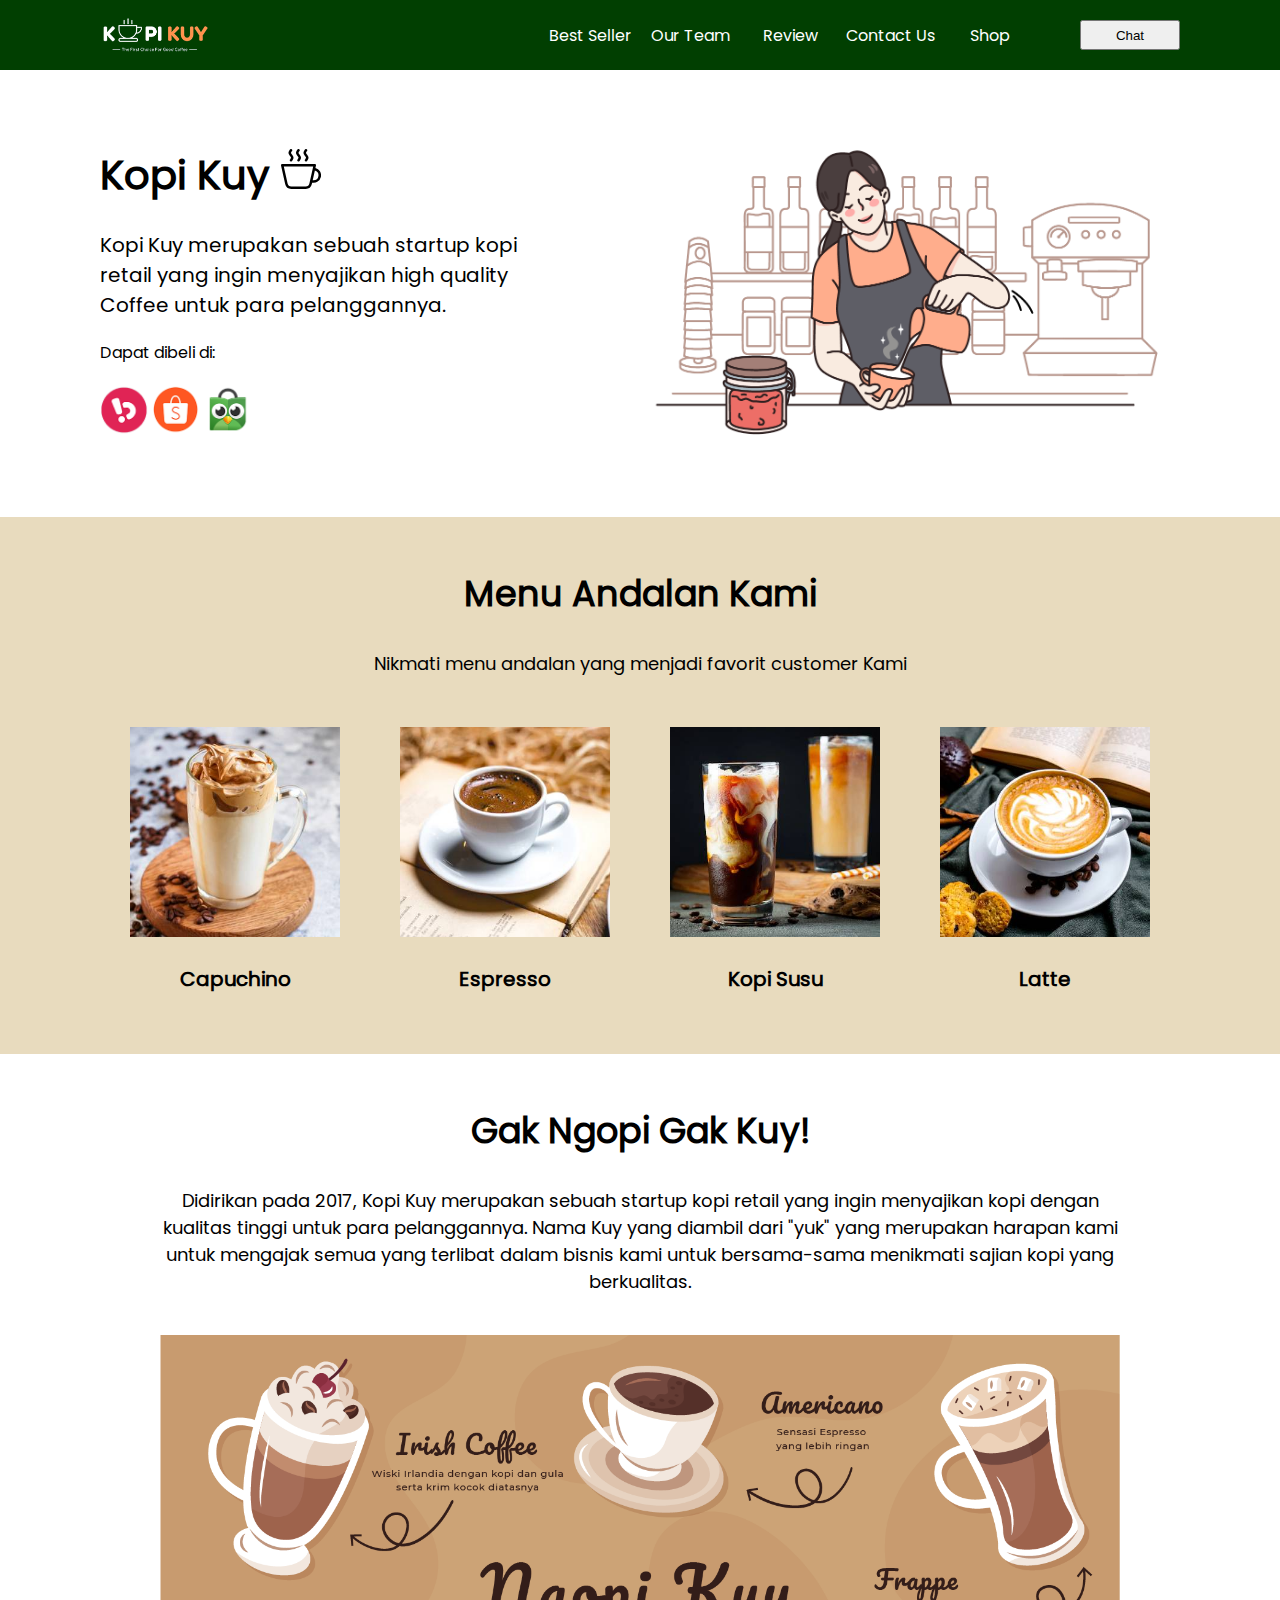
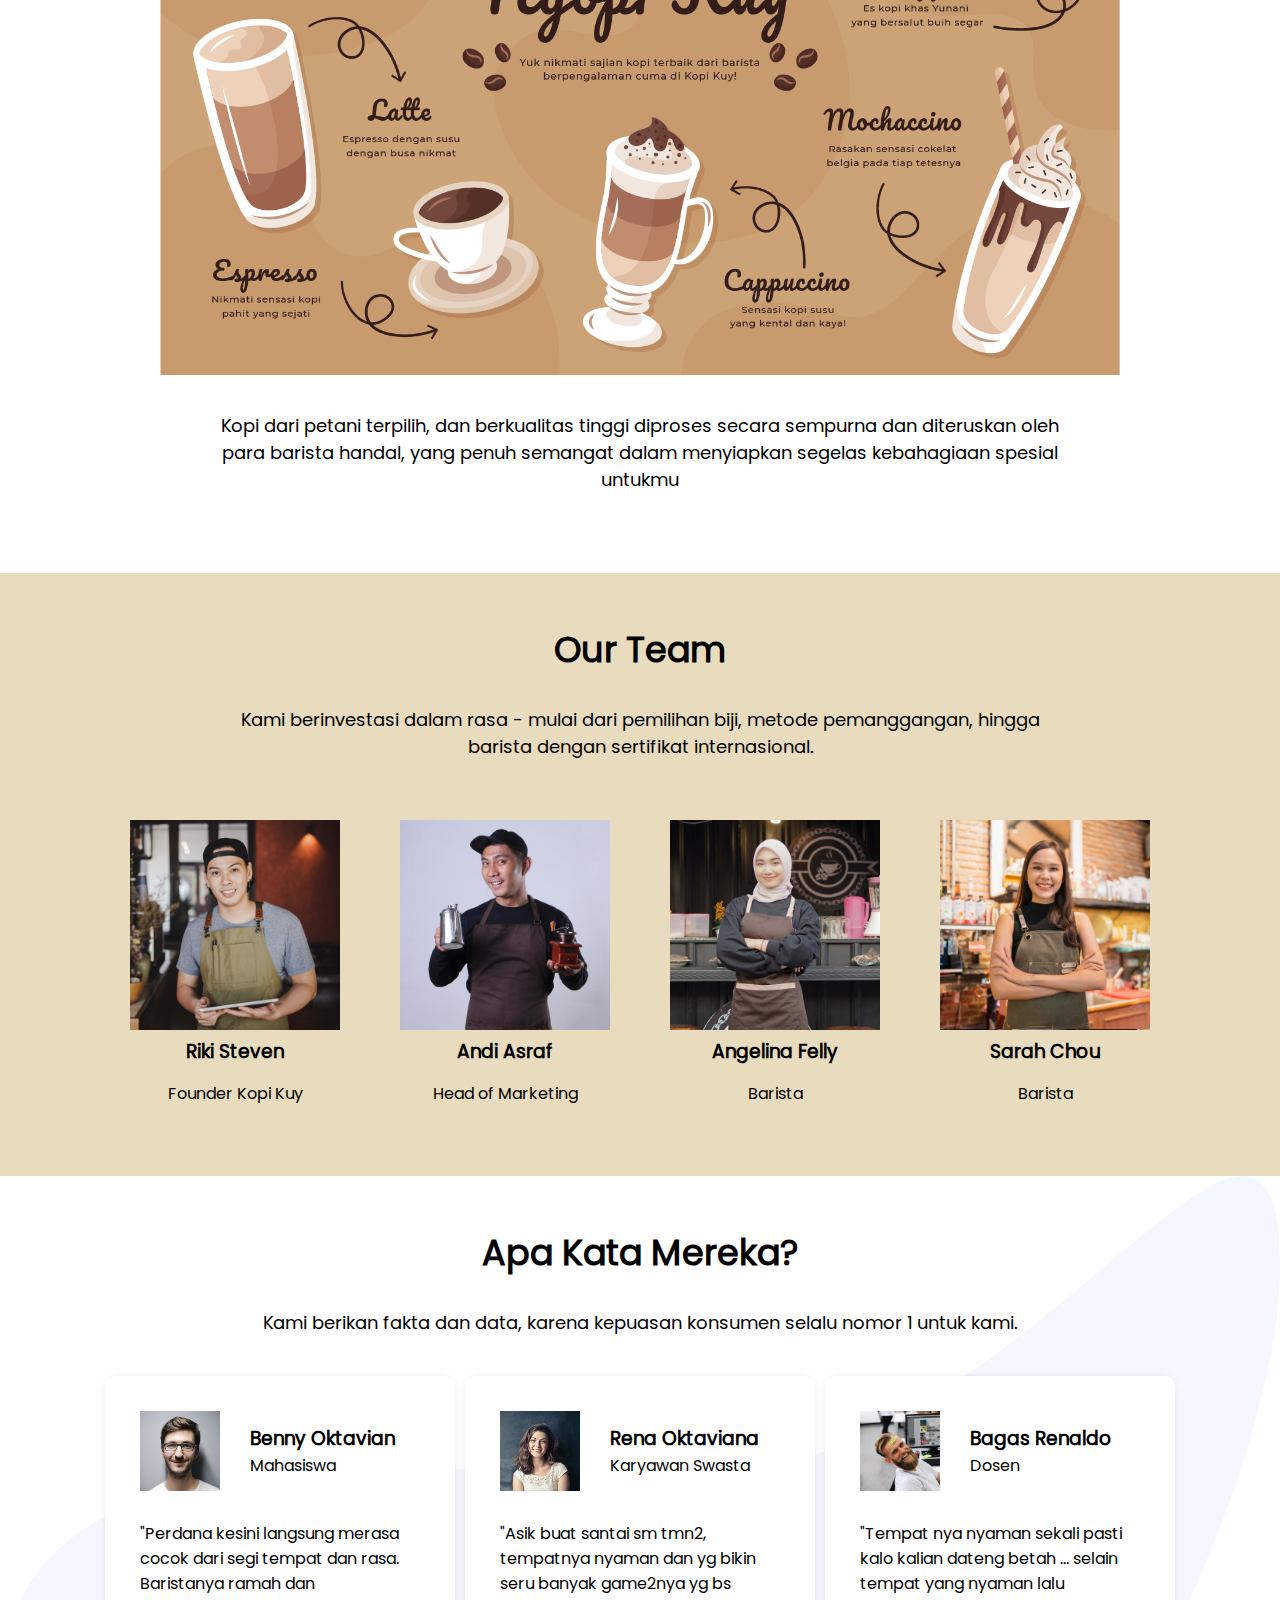
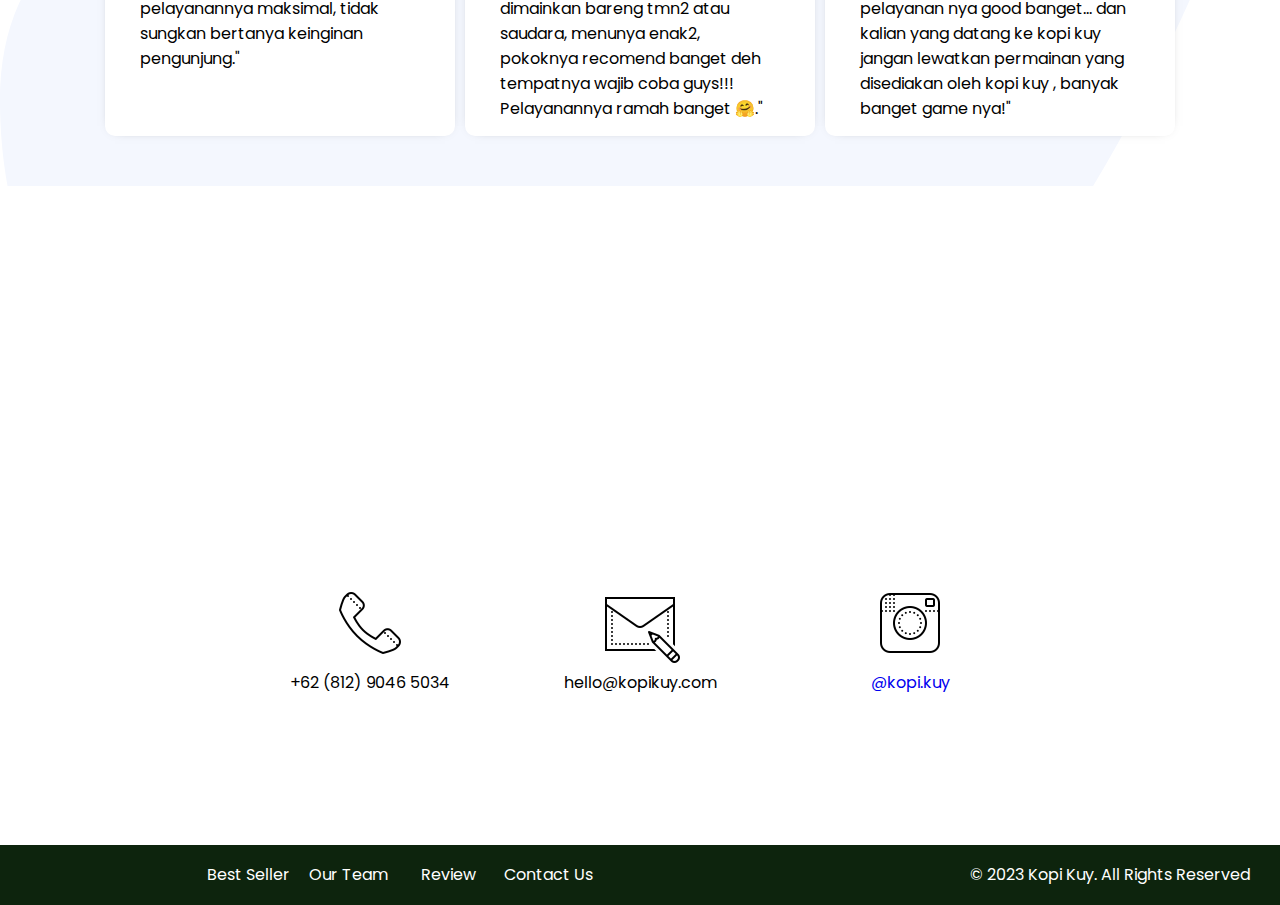
<file: index.html>
<!DOCTYPE html>
<html lang="en">
<head><!DOCTYPE html>
    <html lang="id">
    
    <head>
        <meta charset="UTF-8">
        <meta http-equiv="X-UA-Compatible" content="IE=edge">
        <meta name="viewport" content="width=device-width, initial-scale=1.0">
        <link rel="shortcut icon" href="images/favicon/favicon.ico" type="image/x-icon">
        <title>Kopi Kuy</title>
        <link rel="stylesheet" href="css/style2.css">
        <link rel="stylesheet" href="css/responsif.css">
    </head>
    
    <body>
        <nav>
            <div class="baris">
                <img class="logo" src="images/logo/logo_kuy.png">
                <ul class="navigasi">
                    <li>
                        <a href="#best-seller">Best Seller</a>
                    </li>
                    <li>
                        <a href="#our-team">Our Team</a>
                    </li>
                    <li>
                        <a href="#review">Review</a>
                    </li>
                    <li>
                        <a href="#contact-us">Contact Us</a>
                    </li>
                    <li>
                        <a href="produk.html">Shop</a>
                    </li>
                </ul>
                <button class="chat-btn">Chat</button>
            </div>
        </nav>
    
        <header>
            <div class="baris">
                <div class="kiri">
                    <h1>Kopi Kuy <img src="images/icon/icon_kopi.svg"></h1>
                    <p class="tagline">Kopi Kuy merupakan sebuah startup kopi retail yang ingin menyajikan high
                        quality Coffee untuk para pelanggannya.
                    </p>
    
                    <div class="cta">
                        <p>Dapat dibeli di:</p>
                        <a href="#"><img src="images/logo/logo_bukalapak.png"></a>
                        <a href="#"><img src="images/logo/logo_shopee.png"></a>
                        <a href="#"><img src="images/logo/logo_tokopedia.png"></a>
                    </div>
                </div>
    
                <img class="kanan" src="images/header/banner1.png">
            </div>
        </header>
    
        <section id="best-seller" class="best-seller">
            <h2>Menu Andalan Kami</h2>
            <p class="sub">Nikmati menu andalan yang menjadi favorit customer Kami</p>
    
            <div class="baris">
                <div class="produk">
                    <img src="images/produk/product_capuchino.jpg" alt="">
                    <p>Capuchino</p>
                </div>
                <div class="produk">
                    <img src="images/produk/product_espresso.jpg" alt="">
                    <p>Espresso</p>
                </div>
                <div class="produk">
                    <img src="images/produk/product_kopi_susu.jpg" alt="">
                    <p>Kopi Susu</p>
                </div>
                <div class="produk">
                    <img src="images/produk/product_latte.jpg" alt="">
                    <p>Latte</p>
                </div>
            </div>
        </section>
    
        <section id="about-us" class="about-us">
            <h2>Gak Ngopi Gak Kuy!</h2>
            <p class="tentang">
                Didirikan pada 2017, Kopi Kuy merupakan sebuah startup kopi retail yang ingin menyajikan kopi
                dengan kualitas tinggi
                untuk para pelanggannya. Nama Kuy yang diambil dari "yuk" yang merupakan harapan kami untuk
                mengajak semua yang terlibat dalam bisnis kami untuk bersama-sama menikmati sajian kopi yang
                berkualitas.
            </p>
            <img src="images/aset_kopi_jumbo.png">
            <p class="penjelasan">
                Kopi dari petani terpilih, dan berkualitas tinggi diproses secara sempurna dan diteruskan
                oleh para barista handal,
                yang penuh semangat dalam menyiapkan segelas kebahagiaan spesial untukmu
            </p>
        </section>
    
        <section class="our-team" id="our-team">
            <h2>Our Team</h2>
    
            <p class="sub">Kami berinvestasi dalam rasa - mulai dari pemilihan biji, metode pemanggangan,
                hingga barista dengan sertifikat internasional. </p>
    
            <div class="baris">
                <div class="tim">
                    <img src="images/team/team4.jpg">
                    <h3>Riki Steven</h3>
                    <p>Founder Kopi Kuy</p>
                </div>
                <div class="tim">
                    <img src="images/team/team6.jpg">
                    <h3>Andi Asraf</h3>
                    <p>Head of Marketing</p>
                </div>
    
                <div class="tim">
                    <img src="images/team/team5.jpg">
                    <h3>Angelina Felly</h3>
                    <p>Barista</p>
                </div>
    
                <div class="tim">
                    <img src="images/team/team2.jpg">
                    <h3>Sarah Chou</h3>
                    <p>Barista</p>
                </div>
            </div>
        </section>
    
        <section id="review" class="review">
            <h2>Apa Kata Mereka?</h2>
    
            <p class="sub">Kami berikan fakta dan data, karena kepuasan konsumen selalu nomor 1 untuk kami.</p>
    
            <div class="baris">
                <div class="testimoni">
                    <div class="profile">
                        <img src="images/customer/customer1.jpg">
                        <div class="titel">
                            <h3>Benny Oktavian</h3>
                            <p>Mahasiswa</p>
                        </div>
                    </div>
                    <p>"Perdana kesini langsung merasa cocok dari segi tempat dan rasa. Baristanya ramah
                        dan pelayanannya maksimal, tidak sungkan bertanya keinginan pengunjung."</p>
                </div>
                <div class="testimoni">
                    <div class="profile">
                        <img src="images/customer/customer3.jpg">
                        <div class="titel">
                            <h3>Rena Oktaviana</h3>
                            <p>Karyawan Swasta</p>
                        </div>
                    </div>
                    <p>"Asik buat santai sm tmn2, tempatnya nyaman dan yg bikin seru banyak game2nya yg bs
                        dimainkan bareng tmn2 atau saudara, menunya enak2, pokoknya recomend banget deh
                        tempatnya wajib coba guys!!! Pelayanannya ramah banget 🤗."</p>
                </div>
                <div class="testimoni">
                    <div class="profile">
                        <img src="images/customer/customer9.jpg">
                        <div class="titel">
                            <h3>Bagas Renaldo</h3>
                            <p>Dosen</p>
                        </div>
                    </div>
                    <p>"Tempat nya nyaman sekali pasti kalo kalian dateng betah ... selain tempat yang
                        nyaman lalu pelayanan nya good banget... dan kalian yang datang ke kopi kuy jangan
                        lewatkan permainan yang disediakan oleh kopi kuy , banyak banget game nya!"</p>
                </div>
            </div>
        </section>
    
        <section class="contact-us" id="contact-us">
            <iframe
                src="https://www.google.com/maps/embed?pb=!1m18!1m12!1m3!1d3966.373479276824!2d106.66571527719503!3d-6.214377217273906!2m3!1f0!2f0!3f0!3m2!1i1024!2i768!4f13.1!3m3!1m2!1s0x2e69f9912c7f297b%3A0xe5a3a671dae861ab!2sKopi%20kuy!5e0!3m2!1sid!2sid!4v1673785598560!5m2!1sid!2sid"
                width="100%" height="300" frameborder="0" style="border:0;" allowfullscreen="" loading="lazy"
                referrerpolicy="no-referrer-when-downgrade"></iframe>
    
            <div class="baris">
                <div class="kolom">
                    <img src="images/icon/icon_phone.png">
                    <p>+62 (812) 9046 5034</p>
                </div>
                <div class="kolom">
                    <img src="images/icon/icon_mail.png">
                    <p>hello@kopikuy.com</p>
                </div>
                <div class="kolom">
                    <img src="images/icon/icon_instagram.png">
                    <a href="https://instagram.com" role="button">
                        <p>@kopi.kuy</p>
                    </a>
                </div>
            </div>
        </section>
    
        
    
</body>
</html>
<footer>
    <div class="baris">
        <ul class="navigasi">
            <li>
                <a href="#best-seller">Best Seller</a>
            </li>
            <li>
                <a href="#our-team">Our Team</a>
            </li>
            <li>
                <a href="#review">Review</a>
            </li>
            <li>
                <a href="#contact-us">Contact Us</a>
            </li>
        </ul>
        <p>© 2023 Kopi Kuy. All Rights Reserved</p>
    </div>
</footer>
</file>
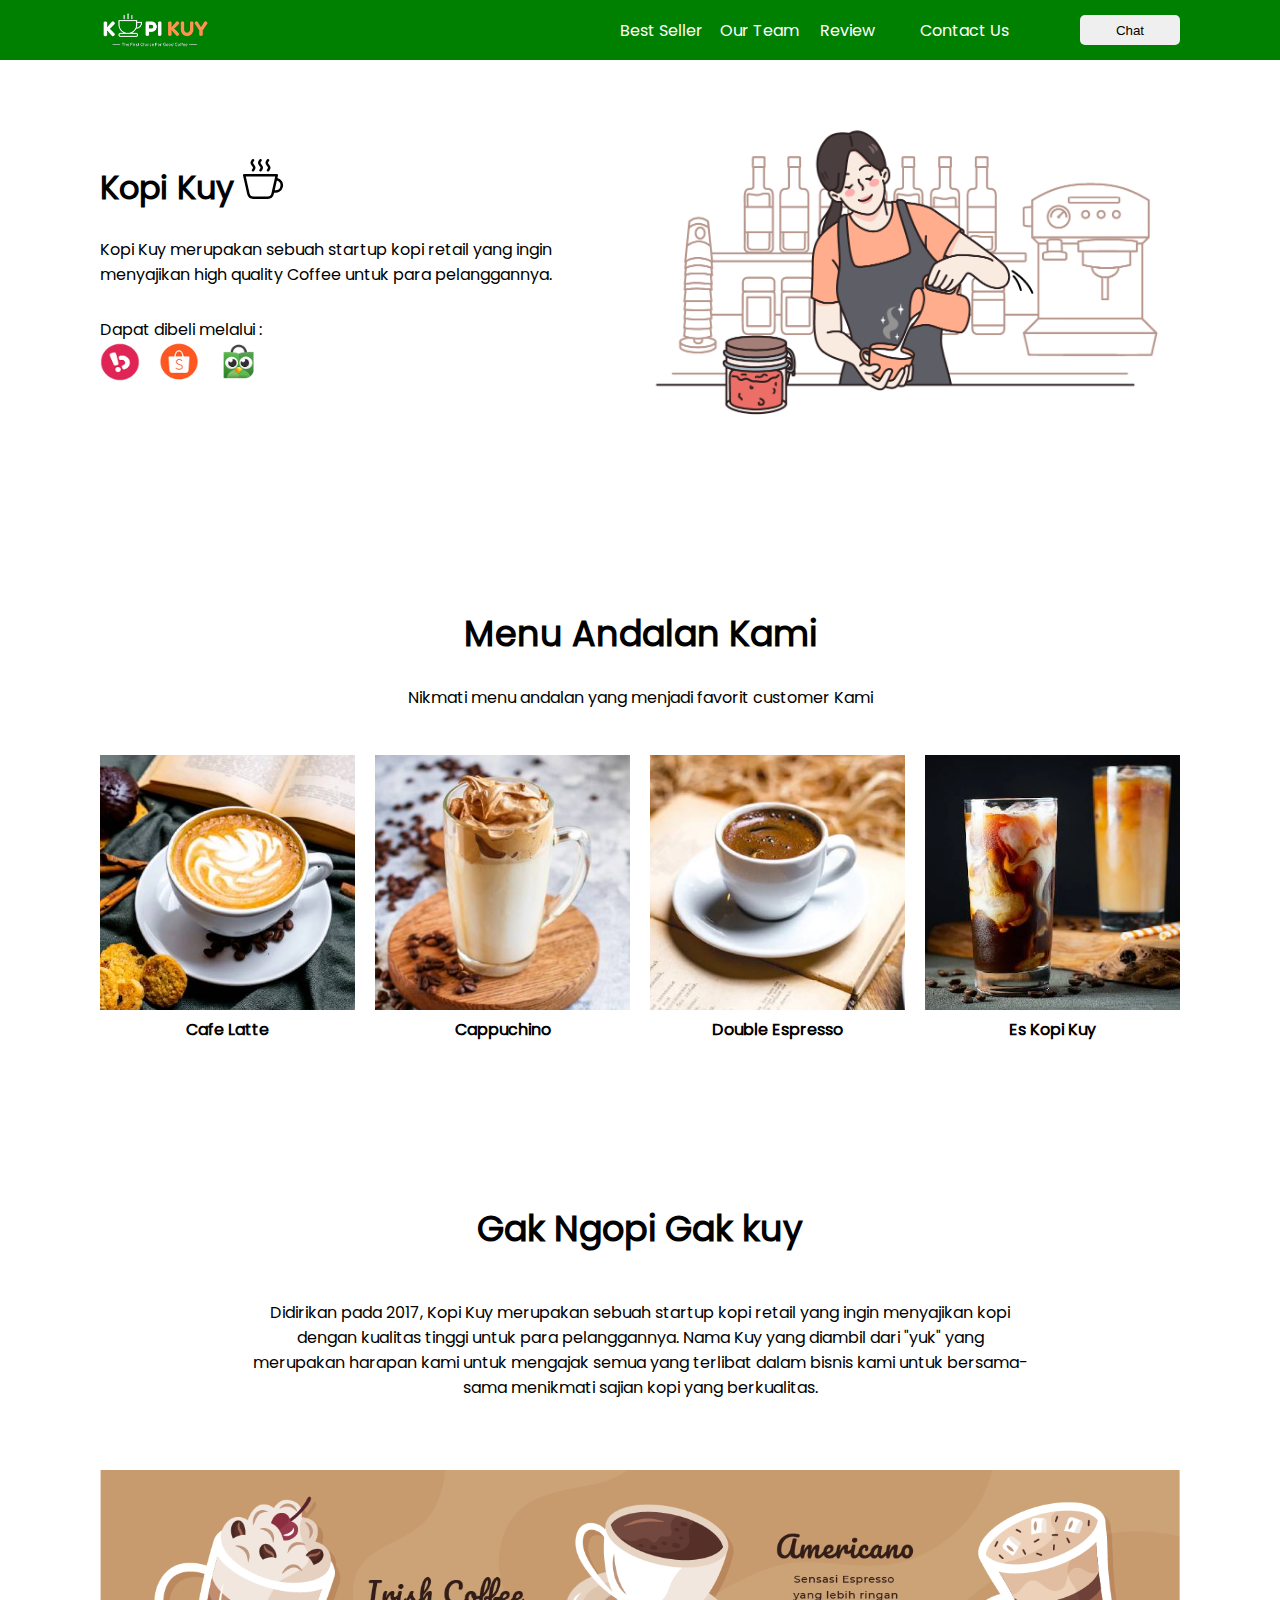
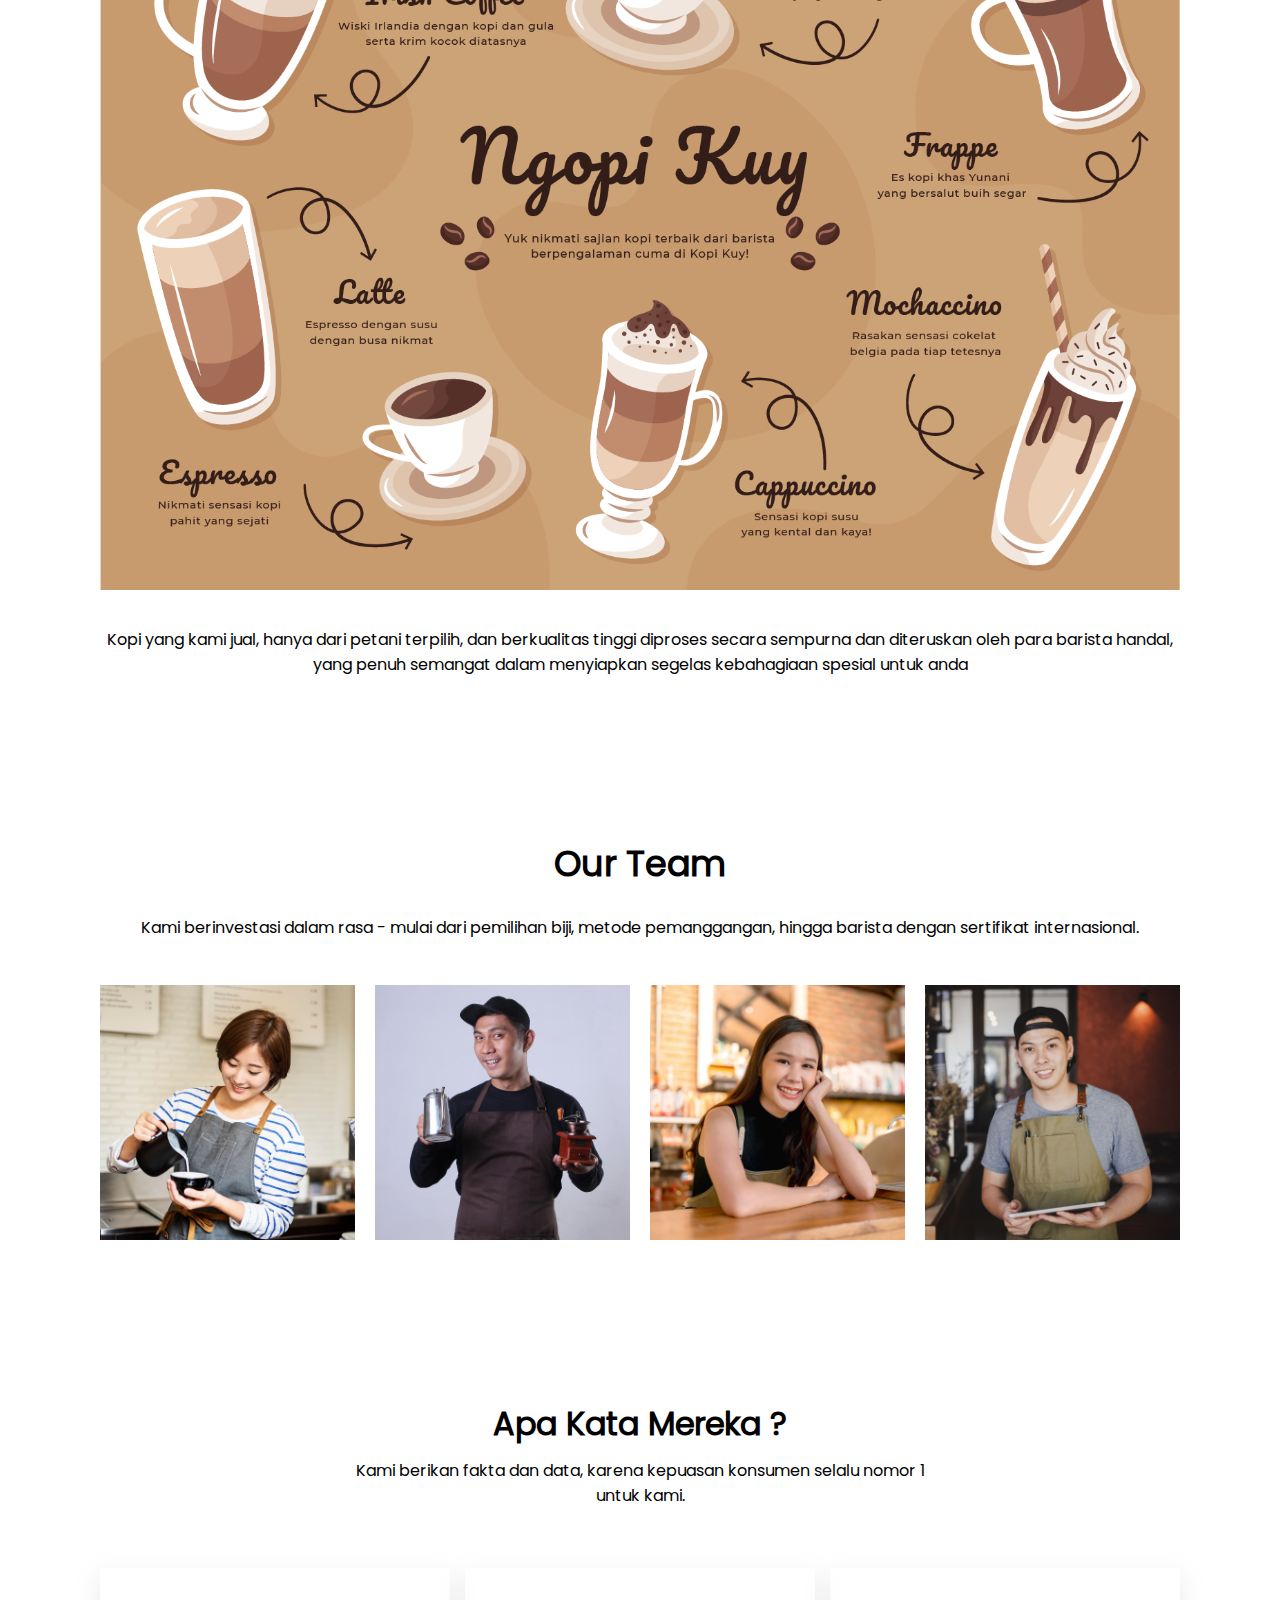
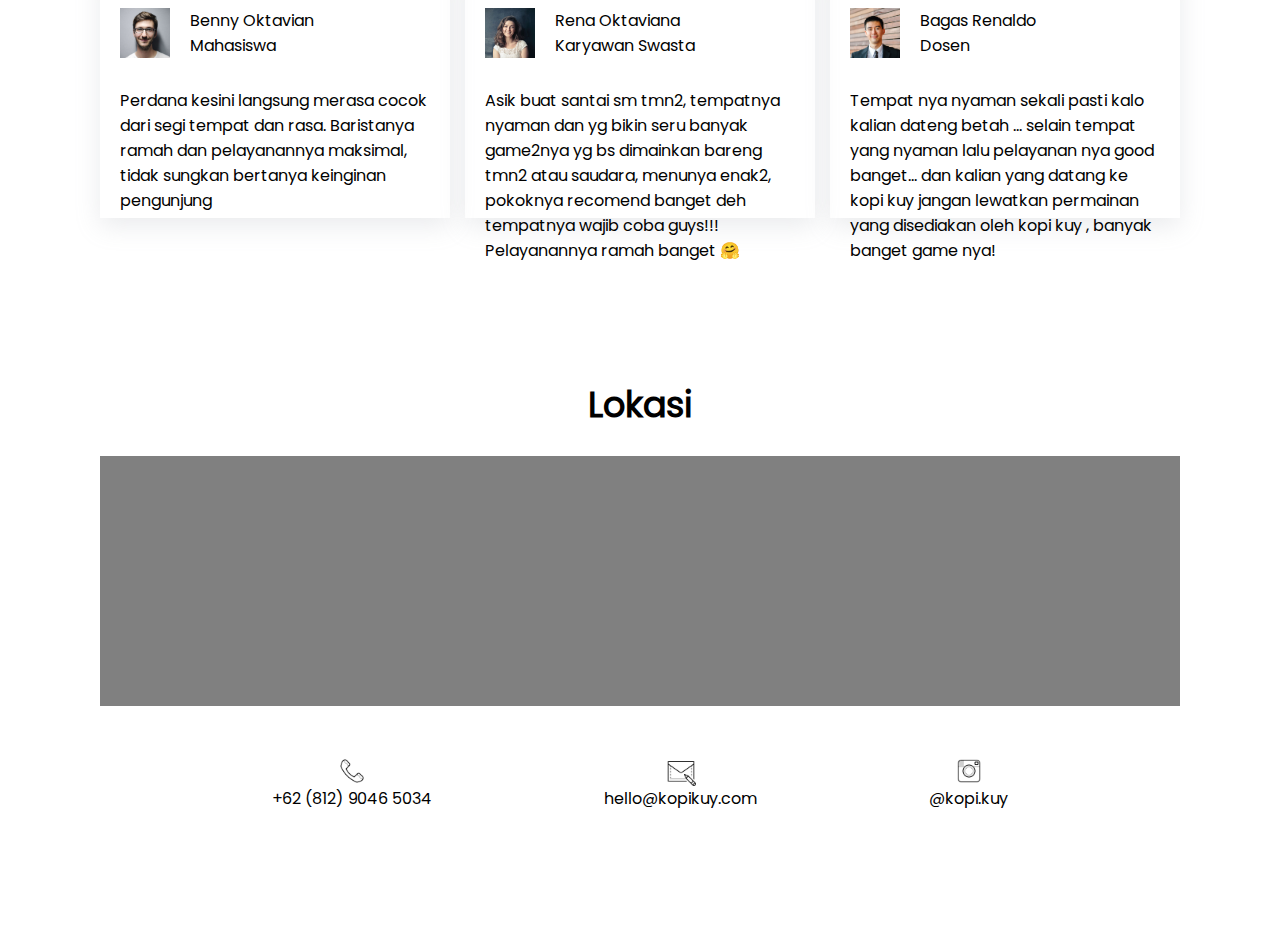
<file: belajar.html>
<!DOCTYPE html>
<html lang="en">
<head>
    <meta charset="UTF-8">
    <meta http-equiv="X-UA-Compatible" content="IE=edge">
    <meta name="viewport" content="width=device-width, initial-scale=1.0">
    <title>Website Kopi Kuy</title>
    <link rel="stylesheet" href="css/style.css">
</head>
<body>
    <nav class="bg-ijo">
            <div class="baris">
                <img src="images/logo/logo_kuy.png" alt="" class="logo">
                <ul class="navigasi">
                <li>
                    <a href="#"> Best Seller</a>
                </li>
                <li>
                    <a href="#"> Our Team</a>
                </li>
                <li>
                    <a href="#"> Review</a>
                </li>
                <li>
                    <a href="#"> Contact Us</a>
                </li>
                </ul>
                <button>Chat</button>
        </div>
        
    </nav>
    <header>
        <div class="baris">
            <div class="kiri">
                <h1>Kopi Kuy 
                    <img src="images/icon/icon_kopi.svg" alt="" class="kiri">
                </h1>
                <p class="detail">
                    Kopi Kuy merupakan sebuah startup kopi retail yang ingin 
                    menyajikan high quality Coffee untuk para pelanggannya.
                </p>
                <div class="cta">
                    <div class="kiri">
                        <p> Dapat dibeli melalui : </p>
                        <img src="images/logo/logo_bukalapak.png">
                        <img src="images/logo/logo_shopee.png">
                        <img src="images/logo/logo_tokopedia.png">
                        </a>
                    </div>
                 </div>  
            </div>
            <img src="images/header/banner1.png" alt="" class="kanan">
            
        </div>
           
    </header>
    <section id="menu" class="menu">
        <h2> Menu Andalan Kami </h2>
        <p class="sub"> Nikmati menu andalan yang menjadi favorit customer Kami </p>
            <div class="baris">
                <div class="produk">
                    <img src="images/produk/product_latte.jpg">
                    <p>Cafe Latte</p>
                </div>
                <div class="produk">
                    <img src="images/produk/product_capuchino.jpg">
                    <p>Cappuchino</p>
                </div>
                <div class="produk">
                    <img src="images/produk/product_espresso.jpg">
                    <p>Double Espresso</p>
                </div>
                <div class="produk">
                    <img src="images/produk/product_kopi_susu.jpg">
                    <p>Es Kopi Kuy </p>
                </div>
            </div>
    </section>
    
    <section id="about-us" class="about-us">
        <h2> Gak Ngopi Gak kuy</h2> 
        <p class="tentang">
            Didirikan pada 2017, Kopi Kuy merupakan sebuah startup kopi retail yang ingin menyajikan kopi dengan 
            kualitas tinggi untuk para pelanggannya. Nama Kuy yang diambil dari "yuk" yang merupakan harapan kami 
            untuk mengajak semua yang terlibat dalam bisnis kami untuk bersama-sama menikmati sajian kopi yang 
            berkualitas.
        </p>
        <img src="images/aset_kopi_jumbo.png">
        <p class="penjelasan">
            Kopi yang kami jual, hanya dari petani terpilih, dan berkualitas tinggi diproses secara sempurna dan
             diteruskan oleh para barista handal, yang penuh semangat dalam menyiapkan segelas kebahagiaan spesial 
             untuk anda

        </p>
    </section>
    <section id="team" class="team">
        <h2> Our Team</h2>
        <p class="sub"> Kami berinvestasi dalam rasa - mulai dari pemilihan biji, metode pemanggangan, hingga barista dengan sertifikat internasional. </p>
            <div class="baris">
                <div class="gabungan">
                    <img src="images/team/team1.jpg">
                </div>
                
                <div class="gabungan">
                    <img src="images/team/team6.jpg">
                </div>

                <div class="gabungan">
                    <img src="images/team/team3.jpg">
                    
                </div>
                <div class="gabungan">
                    <img src="images/team/team4.jpg">
                    
                </div>
            </div>
    </section>
    </section>
    <section class="testimoni">
        <h1 class="title">Apa Kata Mereka ?</h1>
        <p class="title-desc">Kami berikan fakta dan data, karena kepuasan konsumen selalu nomor 1 <br> untuk kami.</p>
        <div class="card-container">
          <div class="card">
            <div class="card-profile">
              <div class="img">
                <img src="images/customer/customer1.jpg">
              </div>
              <div class="name">
                <p> Benny Oktavian</p>
                <p>Mahasiswa</p>
              </div>
            </div>
            <div class="comment">
              <p>Perdana kesini langsung merasa cocok dari segi tempat dan rasa. Baristanya ramah dan pelayanannya maksimal, tidak sungkan bertanya keinginan pengunjung </p>
            </div>
          </div>
          <div class="card">
            <div class="card-profile">
              <div class="img">
                <img src="images/customer/customer3.jpg">
              </div>
              <div class="name">
                <p>Rena Oktaviana</p>
                <p>Karyawan Swasta</p>
              </div>
            </div>
            <div class="comment">
                Asik buat santai sm tmn2, tempatnya nyaman dan yg bikin seru banyak game2nya yg bs dimainkan bareng tmn2 atau saudara, menunya enak2, pokoknya recomend banget deh tempatnya wajib coba guys!!! Pelayanannya ramah banget 🤗
            </div>
          </div>
          <div class="card">
            <div class="card-profile">
              <div class="img">
                <img src="images/customer/customer7.jpg">
              </div>
              <div class="name">
                <p>Bagas Renaldo</p>
                <p>Dosen</p>
              </div>
            </div>
            <div class="comment">
                Tempat nya nyaman sekali pasti kalo kalian dateng betah ... selain tempat yang nyaman lalu pelayanan nya good banget... dan kalian yang datang ke kopi kuy jangan lewatkan permainan yang disediakan oleh kopi kuy , banyak banget game nya!
            </div>
          </div>
        </div>
      </section>
      <section class="lokasi">
        <h2>Lokasi</h2>
        <div class="map">
          <iframe src="https://www.google.com/maps/embed?pb=!1m14!1m8!1m3!1d7932.741866032694!2d106.668581!3d-6.214715!3m2!1i1024!2i768!4f13.1!3m3!1m2!1s0x2e69f9912c7f297b%3A0xe5a3a671dae861ab!2sKopi%20kuy!5e0!3m2!1sid!2sid!4v1678790367817!5m2!1sid!2sid" width="400" height="300" style="border:0;" allowfullscreen="" loading="lazy" referrerpolicy="no-referrer-when-downgrade"></iframe>
        </div>
        <div class="icon">
          <div class="phone">
            <div class="icon-img">
              <img src="images/icon/icon_phone.png"  alt="phone">
            </div>
            <p>+62 (812) 9046 5034</p>
          </div>
          <div class="email">
            <div class="icon-img">
              <img src="images/icon/icon_mail.png" alt="email">
            </div>
            <p>hello@kopikuy.com</p>
          </div>
          <div class="ig">
            <div class="icon-img">
              <img src="images/icon/icon_instagram.png" alt="ig">
            </div>
            <p>@kopi.kuy</p>
          </div>
        </div>
      </section>    
</body>
</html>
</file>
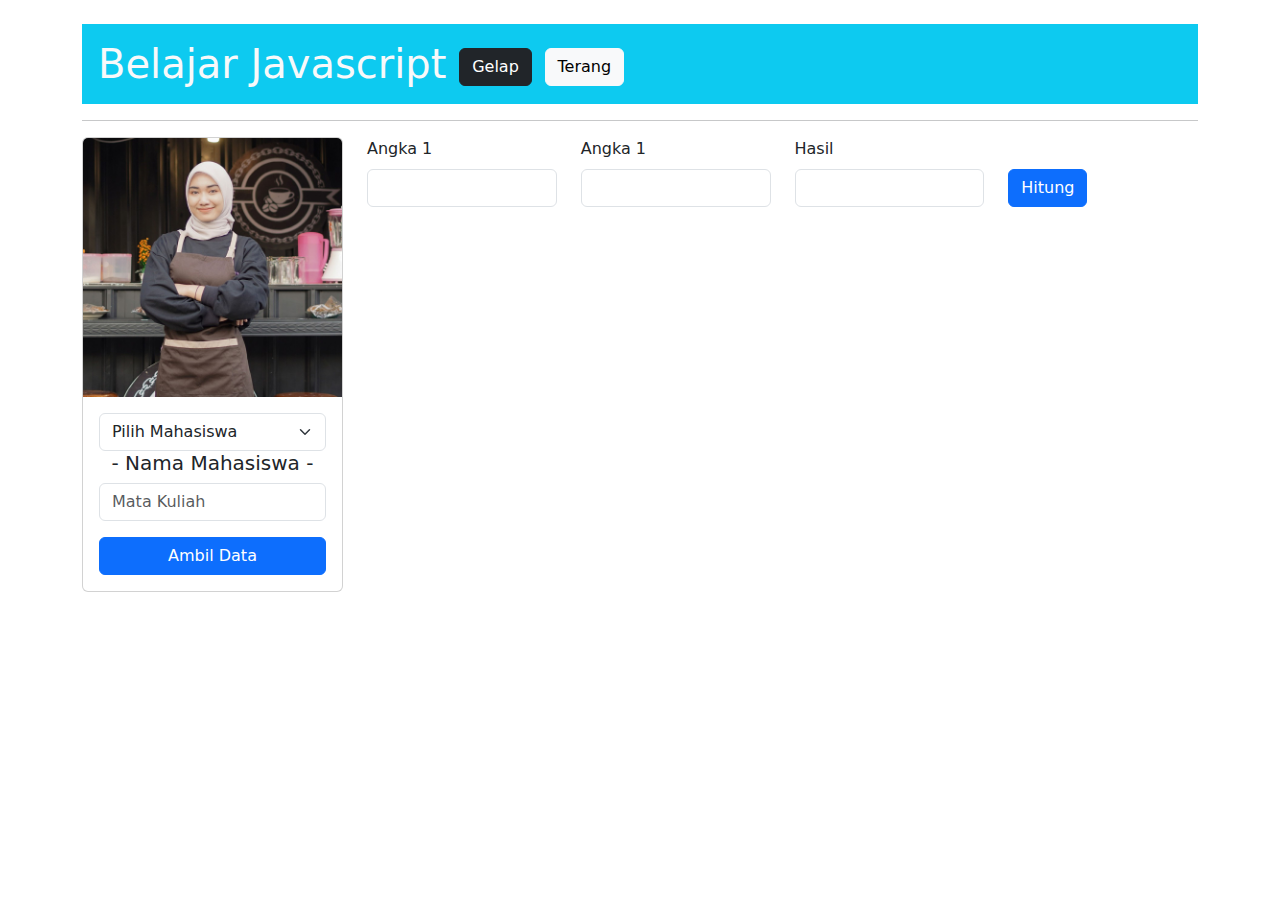
<file: javascript.html>
<!DOCTYPE html>
<html lang="en">

<head>
    <meta charset="UTF-8">
    <meta http-equiv="X-UA-Compatible" content="IE=edge">
    <meta name="viewport" content="width=device-width, initial-scale=1.0">
    <title>Belajar Javascript</title>
    <link href="https://cdn.jsdelivr.net/npm/bootstrap@5.2.3/dist/css/bootstrap.min.css" rel="stylesheet">
</head>

<body id="bungkus">
    <div class="container">
        <h1 class="bg-info p-3 mt-4 text-light">Belajar Javascript
            <button class="btn btn-dark" id="tombol_gelap">Gelap</button>
            <button class="btn btn-light" id="tombol_terang">Terang</button>
        </h1>
        <hr>


        <div class="row">
            <div class="col-md-3 mb-4">
                <div class="card text-dark">
                    <img src="images/team/team5.jpg" class="card-img-top" id="foto_mahasiswa">
                    <div class="card-body">
                        <select class="form-select" id="mahasiswa_select">
                            <option selected>Pilih Mahasiswa</option>
                            <option value="0">Angelina Felie</option>
                            <option value="1">Riki Kurnia</option>
                        </select>
                        <h5 class="card-title text-center" id="nama_mahasiswa"> - Nama Mahasiswa -</h5>
                        <input class="form-control mb-3" id="matkul_mahasiswa" placeholder="Mata Kuliah">
                        <button class="btn btn-primary w-100" id="ambil_data">Ambil Data</button>
                    </div>
                </div>
            </div>
            <div class="col-md-9">
                <div class="row align-items-end">
                    <div class="col mb-3">
                        <label class="form-label">Angka 1</label>
                        <input type="number" class="form-control" id="angka1">
                    </div>
                    <div class="col mb-3">
                        <label class="form-label">Angka 1</label>
                        <input type="number" class="form-control" id="angka2">
                    </div>
                    <div class="col mb-3">
                        <label class="form-label">Hasil</label>
                        <input readonly type="number" class="form-control" id="hasil">
                    </div>
                    <div class="col mb-3">
                        <button class="btn btn-primary" id="hitung">Hitung</button>
                    </div>
                </div>
            </div>
        </div>


    </div>

    <script>
        /* Deklarasi Variabel
    
            const phi = 3.14    // konstan
            var nama = "Riki"   // String
            var umur = 19       // Number
            var lulus = true    // Boolean
    
            // Array
            var mata_kuliah = ["Kalkulus", "Automata", "Web"]
    
            // Object
            var mahasiswa = {
                nama: "Riki",
                umur: 17,
                lulus: true,
                foto: "images/team/team4.jpg",
                matkul: mata_kuliah
            }
    
            var list_mahasiswa = [
                {
                    nama: "Angelina Felicia",
                    umur: 17,
                    lulus: true,
                    foto: "images/team/team3.jpg",
                    matkul: ["Mana", "Arsitektur", "Warna"]
                },
                mahasiswa
            ]
    
            nama = "Riki Kurnia"
            mahasiswa.nama = "Riki Gonzales"
            list_mahasiswa[0].nama = "Angelina Felie"
    
        /* Operator + - 
    
            var umur_lulus = umur + 4
            var nama_lengkap = "Tony" + " " + "Stark"
            var tebak = "1" + "1"
    
    
        /* Alert, console.log, document.write 
    
            alert(5)
            console.log("Selamat Pagi")
    
        /* Function 
    
            function jumlah(a, b) {
                let c = a + b
                return c
            }
    
            hitung(5, 6)
    
        /* Loop 
    
            for (let i = 1; i == 10; i++) {
                console.log(i)
            }
    
            var tampung_matkul = ""
            mata_kuliah.forEach(item => {
                tampung_matkul = item
            });
    
        /* IF 
    
            var nilai_ujian = 80
    
            if (nilai_ujian > 70) {
                alert("Lulus")
            } else {
                alert("gagal")
            }
    
    
        /* Selector (body, elemen, id), value, innerhtml = , insertAdjacentHTML 
    
            nama_mahasiswa.innerHTML = "Joko Anwar"
            matkul_mahasiswa.value = "Aljabar, Matematika, Bahasa"
    
            
        /* Eventlistener 
    
            tombol_gelap.onclick = () => {
                bungkus.classList.add("bg-dark", "text-light")
            }
    
            tombol_terang.onclick = () => {
                bungkus.classList.remove("bg-dark", "text-light")
            }
    
            ambil_data.onclick = function () {
                nama_mahasiswa.innerHTML = "Thomas Silalahi"
                matkul_mahasiswa.value = "Psikologi, Budaya, Bahasa"
                foto_mahasiswa.setAttribute("src", "images/team/team6.jpg")
            }
    
    
        /* QUERY SELECTOR 
    
            var tombol_hitung = document.querySelector("#hitung")
            var input_angka1 = document.querySelector("#angka1")
            var input_angka2 = document.querySelector("#angka2")
            var input_hasil = document.querySelector("#hasil")
    
            tombol_hitung.addEventListener("click", () => {
                let hasil_hitung = Number(input_angka1.value) + Number(input_angka2.value)
                input_hasil.value = hasil_hitung
            })
    
        /* Advanced Sedikit 

            mahasiswa_select.onchange = function () {
                let index = this.value
                alert(index)

                nama_mahasiswa.innerHTML = list_mahasiswa[index].nama
                matkul_mahasiswa.value = list_mahasiswa[index].matkul
                foto_mahasiswa.setAttribute("src", list_mahasiswa[index].foto)
            }

        /* HABIS */

    </script>
</body>

</html>
</file>
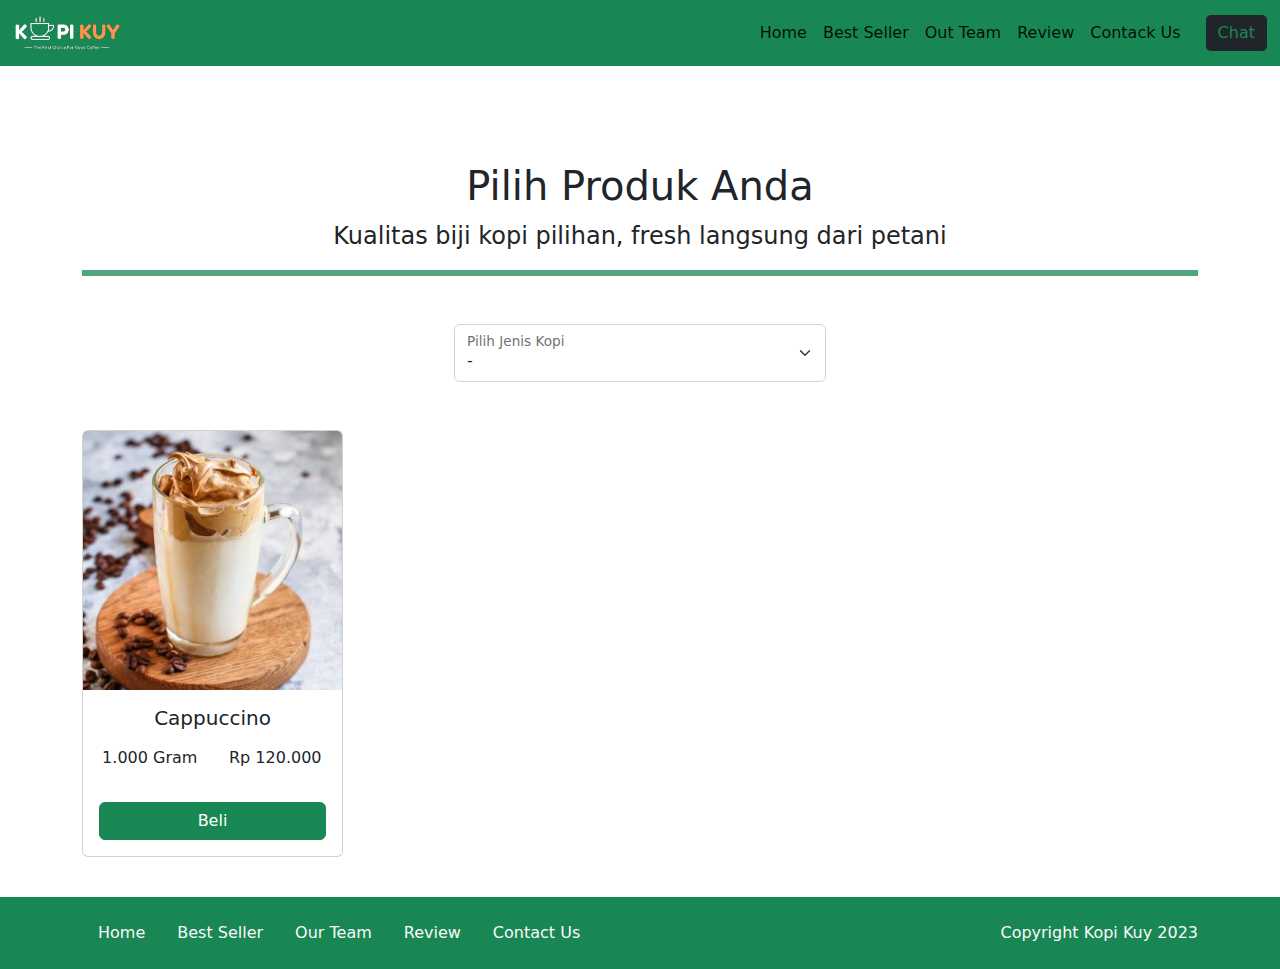
<file: produk.html>
<!DOCTYPE html>
<html lang="en">

<head>
    <meta charset="UTF-8">
    <meta http-equiv="X-UA-Compatible" content="IE=edge">
    <meta name="viewport" content="width=device-width, initial-scale=1.0">
    <link rel="shortcut icon" href="images/favicon/favicon.ico" type="image/x-icon">
    <title>Produk</title>
    <link rel="stylesheet" href="vendor/vendor/bootstrap/css/bootstrap.min.css">
    <script src="vendor/vendor/bootstrap/js/bootstrap.bundle.min.js"></script>
</head>

<body>
    <nav class="navbar navbar-expand-lg navbar-success bg-success">
    <div class="container-fluid">
    <a class="navbar-brand" href="#">
        <img class="logo" src="images/logo/logo_kuy.png" height="40">
    </a>
    <button class="navbar-toggler" type="button" data-bs-toggle="collapse" data-bs-target="#navbarSupportedContent" aria-controls="navbarSupportedContent" aria-expanded="false" aria-label="Toggle navigation">
      <span class="navbar-toggler-icon"></span>
    </button>
    <div class="collapse navbar-collapse" id="navbarSupportedContent">
        <ul class="navbar-nav ms-auto me-3 mb-2 mb-lg-0">
            <li>
                <a class="nav-link active" href="index.html">Home</a>
            </li>
            <li>
                <a class="nav-link active" href="index.html#best-seller">Best Seller</a>
            </li>
            <li>
                <a class="nav-link active" href="index.html#our-team">Out Team</a>
            </li>
            <li class="new-item">
                <a class="nav-link active" href="index.html#review">Review</a>
            </li>
            <li class="new-item">
                <a class="nav-link active" href="index.html#contact-us">Contack Us</a>
            </li>
             
        </ul>
    </div>
    <button class="btn btn-outline-success navbar-dark bg-dark" type="submit">Chat</button>
    </div>
  </div>
</nav>
<section class="shop mt-5 pt-5">
    <div class="container text-center">
        <h1 id="judul_h1">Pilih Produk Anda</h1>
        <p class="fs-4">Kualitas biji kopi pilihan, fresh langsung dari petani</p>
        <hr class="border border-success border-3 opacity-75">

        <div class="form-floating col-md-4 mx-auto my-5">
            <select class="form-select" id="select_produk" aria-label="Floating label select example">
                <option selected disabled>-</option>
                <option value="arabica">Arabica</option>
                <option value="robusta">Robusta</option>
            </select>
            <label for="select_produk">Pilih Jenis Kopi</label>
        </div>
        
        <div class="row row-cols-1 row-cols-md-2 row-cols-lg-4" id="row_produk">
            <div class="col-md-3 mb-4">
                <div class="card">
                    <img src="images/produk/product_capuchino.jpg" class="card-img-top" alt="...">
                    <div class="card-body">
                        <h5 class="card-title">Cappuccino</h5>
                        <div class="row my-3">
                            <div class="col berat">
                                <p>1.000 Gram</p>
                            </div>
                            <div class="col harga">
                                <p>Rp 120.000</p>
                            </div>
                        </div>
                        <a id="tombol_beli" href="#" class="btn btn-success w-100">Beli</a>
                    </div>
                </div>
            </div>
            <!--
            <div class="col-md-3 mb-4">
                <div class="card">
                    <img src="images/produk/product_espresso.jpg" class="card-img-top" alt="...">
                    <div class="card-body">
                        <h5 class="card-title">Espresso</h5>
                        <div class="row my-3">
                            <div class="col">
                                <p>1.000 Gram</p>
                            </div>
                            <div class="col">
                                <p>Rp 130.000</p>
                            </div>
                        </div>
                        <a href="#" class="btn btn-success w-100">Beli</a>
                    </div>
                </div>
            </div>
            <div class="col-md-3 mb-4">
                <div class="card">
                    <img src="images/produk/product_kopi_susu.jpg" class="card-img-top" alt="...">
                    <div class="card-body">
                        <h5 class="card-title">Kopi Susu</h5>
                        <div class="row my-3">
                            <div class="col">
                                <p>1.000 Gram</p>
                            </div>
                            <div class="col">
                                <p>Rp 130.000</p>
                            </div>
                        </div>
                        <a href="#" class="btn btn-success w-100">Beli</a>
                    </div>
                </div>
            </div>
            <div class="col-md-3 mb-4">
                <div class="card">
                    <img src="images/produk/product_latte.jpg" class="card-img-top" alt="...">
                    <div class="card-body">
                        <h5 class="card-title">Coffee Late</h5>
                        <div class="row my-3">
                            <div class="col">
                                <p>1.000 Gram</p>
                            </div>
                            <div class="col">
                                <p>Rp 135.000</p>
                            </div>
                        </div>
                        <a href="#" class="btn btn-success w-100">Beli</a>
                    </div>
                </div>
            </div>
            <div class="col-md-3 mb-4">
                <div class="card">
                    <img src="images/produk/product_capuchino.jpg" class="card-img-top" alt="...">
                    <div class="card-body">
                        <h5 class="card-title">Cappuccino</h5>
                        <div class="row my-3">
                            <div class="col">
                                <p>1.000 Gram</p>
                            </div>
                            <div class="col">
                                <p>Rp 148.000</p>
                            </div>
                        </div>
                        <a href="#" class="btn btn-success w-100">Beli</a>
                    </div>
                </div>
            </div>
            <div class="col-md-3 mb-4">
                <div class="card">
                    <img src="images/produk/product_capuchino.jpg" class="card-img-top" alt="...">
                    <div class="card-body">
                        <h5 class="card-title">Cappuccino</h5>
                        <div class="row my-3">
                            <div class="col">
                                <p>1.000 Gram</p>
                            </div>
                            <div class="col">
                                <p>Rp 148.000</p>
                            </div>
                        </div>
                        <a href="#" class="btn btn-success w-100">Beli</a>
                    </div>
                </div>
            </div>
        -->
        </div>
    </div>
</section>

<footer class="bg-success py-3 mt-3">
    <div class="container">
        <div class="row align-items-center">
            <div class="col-md-8">
                <ul class="nav">
                    <li class="nav-item">
                        <a class="nav-link link-light active" aria-current="page" href="belajar.html">Home</a>
                    </li>
                    <li class="nav-item">
                        <a class="nav-link link-light" href="belajar.html#best-seller">Best Seller</a>
                    </li>
                    <li class="nav-item">
                        <a class="nav-link link-light" href="belajar.html#our-team">Our Team</a>
                    </li>
                    <li class="nav-item">
                        <a class="nav-link link-light" href="belajar.html#review">Review</a>
                    </li>
                    <li class="nav-item">
                        <a class="nav-link link-light" href="belajar.html#contact-us">Contact Us</a>
                    </li>
                </ul>
            </div>
            <div class="col-md-4 text-light text-end">
                Copyright Kopi Kuy 2023
            </div>
        </div>
    </div>
</footer>

<script src="js/jquery-3.6.3.min.js"></script>
<script>
    var api = 'https://rikikurnia.com/prakerja/api/produk/'

    select_produk.onchange = function() {
        var api_server = api + this.value

        var isi = ''
        $.get(api_server).then(function(respon) {
            
            respon.data.forEach(item => {
                isi += `<div class="col mb-4">
                <div class="card">
                    <img src="${item.foto}" class="card-img-top" alt="...">
                    <div class="card-body">
                        <h5 class="card-title">${item.nama}</h5>
                        <div class="row my-4">
                            <div class="col-6 berat">
                                ${item.size}
                            </div>
                            <div class="col-6 harga">
                                ${item.harga}
                            </div>
                        </div>
                        <a href="${item.size}" class="btn btn-success w-100"><i class="bi bi-cart4"></i> Beli</a>
                    </div>
                </div>
            </div>`
            });
            row_produk.innerHTML = isi
        })
       
    }
/*
    var list_kopi = [
        {
            nama: "Kopi Arabika Sidikalang",
            size: "1.000 Gram",
            harga: "Rp 150.000",
            foto: "https://rikikurnia.com/prakerja/api/img/1.jpg",
            link: "https://www.tokopedia.com/sopic-store/kopi-arabika-sidikalang-1000-gr-biji"
        },
        {
            nama: "Kopi Arabika Gayo",
            size: "800 Gram",
            harga: "Rp 120.000",
            foto: "https://rikikurnia.com/prakerja/api/img/2.jpg",
            link: "https://www.tokopedia.com/sopic-store/kopi-arabika-sidikalang-1000-gr-biji"
        },
        {
            nama: "Kopi Arabika Bandung",
            size: "500 Gram",
            harga: "Rp 250.000",
            foto: "https://rikikurnia.com/prakerja/api/img/3.jpg",
            link: "https://www.tokopedia.com/sopic-store/kopi-arabika-sidikalang-1000-gr-biji"
        }
    ]

    select_produk.onchange = function() {
        var isi = ""
        list_kopi.forEach(item => {
            isi += `<div class="col mb-4">
                <div class="card">
                    <img src="${item.foto}" class="card-img-top" alt="...">
                    <div class="card-body">
                        <h5 class="card-title">${item.nama}</h5>
                        <div class="row my-4">
                            <div class="col-6 berat">
                                ${item.size}
                            </div>
                            <div class="col-6 harga">
                                ${item.harga}
                            </div>
                        </div>
                        <a href="${item.size}" class="btn btn-success w-100"><i class="bi bi-cart4"></i> Beli</a>
                    </div>
                </div>
            </div>`
        });

        row_produk.innerHTML = isi
    }

    */


    /*
        var tombol_beli = document.querySelector("#tombol_beli")
        tombol_beli.addEventListener("click", function() {
            alert("Thank You")
        })
    */





    /*
    var jenis_kopi = ["arabica", "robusta", "blend", "luwak"]
    
    jenis_kopi.forEach(item => {
        var kalimat = `Jenis kopi yang saya suka adalah = ${item}`
        alert(kalimat)
    });
    */

    /*
    function tanya_nama() {
        var nama_anda = prompt("Siapa Nama Anda?")
        var kalimat2 = `Nama saya adalah ${nama_saya} nomor saya adalah ${telp}, selamat datang ${nama_anda}`
        alert(kalimat2)
    }
    
    tanya_nama()
    */

    

    /*
        var angka1 = "5"
        var angka2 = "10"
        var hasil = (5 + 5) * 10
        alert(hasil)
        console.log(hasil)
    */
    /*
        var kalimat = "Nama saya adalah = " + nama_saya + " Nomor saya adalah " + telp
        alert(kalimat)
    */














     
    /*
    jenis_kopi.forEach(item => {
        var kalimat = `Jenis kopi yang saya suka adalah = ${item}`
        alert(kalimat)
    }); */

    /*
    function tanya_nama() {
        var nama_anda = prompt("Siapa Nama Anda?")
        var kalimat2 =`Nama saya adalah nomor ${nama_saya} nomor saya adalah ${telp}, Selamat Datang ${nama_anda}`
        alert(kalimat2)
    }
    tanya_nama() */
    
    /*
    var angka1 = 5
    var angka2 = 10
    var hasil = angka1 + angka2
    alert(hasil)
    console.log(hasil) */
    /*
    var kalimat ="Nama saya adalah = "+ nama_saya + " Nomor saya adalah "+ telp
    alert(kalimat)*/
</script>
</body>
</html>
</file>
<file: css/style2.css>
/* Pengaturan Global */

@font-face {
    font-family: 'Poppins';
    src: url(../fonts/poppins.woff2);
}

* {
    box-sizing: border-box;
    margin: 0;
    padding: 0;
}

html {
    scroll-behavior: smooth;
}

body {
    font-family: 'Poppins';
}

.bg-kopi {
    background-color: rgb(13, 36, 13);
}

section {
    padding: 50px 100px;
}

.baris {
    display: flex;
    align-items: center;
    justify-content: center;
}

h1 {
    font-size: 40px;
}

h2 {
    font-size: 35px;
    text-align: center;
    margin-bottom: 30px;
}

p.sub {
    font-size: 18px;
    width: 800px;
    max-width: 100%;
    text-align: center;
    margin: auto;
    margin-bottom: 40px;
}

img,
video {
    max-width: 100%;
}

/* Navigasi */

nav {
    background-color: rgb(1, 63, 1);
    padding: 10px 100px;
}

nav .baris {
    align-items: center;
    height: 50px;   
    
}

.logo {
    height: 40px;
}

nav button {
    width: 100px;
    height: 30px;
}

.navigasi {
    display: flex;
    list-style: none;
    margin-right: 40px;
    align-items: center;
    margin-left: auto;
    text-align: center;
}

.navigasi li {
    width: 100px;
}

.navigasi li a {
    color: #fff;
    text-decoration: none;
}

/* Header */

header {
    padding: 50px 100px;
}

header .baris {
    display: flex;
    align-items: center;
}

header .kiri {
    width: 50%;
    padding-right: 100px;
}

header .kanan {
    width: 50%;
}

header .kiri h1 {
    margin-bottom: 25px;
}

header .kiri p.tagline {
    margin-bottom: 20px;
    font-size: 20px;
}

header .kiri .cta p {
    font-size: 16px;
    margin-bottom: 20px;
}

header .kiri .cta img {
    height: 50px;
}

/* Best Seller */

.best-seller {
    background-color: rgb(232, 219, 190);
}

.best-seller .produk {
    width: 25%;
    padding: 10px 30px;
    text-align: center;
}

.best-seller .produk p {
    font-weight: bold;
    margin-top: 20px;
    font-size: 20px;
}

/* About Us */

section.about-us {

    margin-left: auto;
    margin-right: auto;
    text-align: center;
}

.about-us .tentang {
    width: 1024px;
    max-width: 90%;
    margin: 10px auto 40px auto;
    font-size: 18px;
}

.about-us img {
    width: 960px;
    max-width: 100%;
}

.about-us .penjelasan {
    max-width: 80%;
    margin: 30px auto 30px auto;
    font-size: 18px;
}

/* Our Team */

.our-team {
    background-color: rgb(232, 219, 190);
}
.our-team .baris .tim .img{
    width: 300px;
    height: 300px;
}
.our-team .baris .tim {
    padding: 20px 30px;
    text-align: center;
}

.our-team .baris .tim .img img{
    width: 100%;
    height: 100%;
    margin-bottom: 15px;
}

.our-team .baris h3 {
    margin-bottom: 15px;
}

/* Review */

.review {
    background-image: url(../images/shapes/9.svg);
    background-size: cover;
}

.review .baris {
    width: 1366px;
    max-width: 100%;
    margin-left: auto;
    margin-right: auto;
    justify-content: space-around;
}

.review .baris .testimoni {
    width: 350px;
    height: 360px;
    border-radius: 10px;
    padding: 35px;
    box-shadow: 0px 0px 12px -10px #000;
    background-color: #fff;
}

.review .profile {
    display: flex;
    margin-bottom: 30px;
    align-items: center;
}

.review .profile img {
    height: 80px;
    margin-right: 30px;
}

/* Contact Us */

section.contact-us {
    margin-bottom: 100px;
}

.contact-us .baris .kolom {
    margin-top: 40px;
    width: 25%;
    text-align: center;
}

.contact-us .kolom a {
    text-decoration: none;
}

/* Footer */

footer {
    background-color: rgb(13, 36, 13);
    padding-left: 30px;
    padding-right: 30px;
}

footer .baris {
    align-items: center;
    justify-content: space-between;
    max-width: 1366px;
    align-self: center;
    height: 60px;
}

footer .navigasi {
    width: 60%;
}

footer p {
    color: #fff;
}

/* Produk */

.shop .card p.card-text {
    font-size: 15px;
    color: #3b3b3b;
}

.shop .card h5 {
    font-size: 18px;
    font-weight: bold;
    color: #3b3b3b;
}



/* Coba Praktek Dari Sini  */
@media (max-width:700px){
    .navigasi {
        display:none;
    }
    nav .baris {
        justify-content: space-between;
    }
    header{
        padding-left: 20px;
        padding-right: 20px;
        padding-top: 48px;
    }
    header .kiri{
        width: 100%;
        padding-right: 0;
        text-align: center;
        margin-bottom: 40px;
    }
    header .kanan {
        width: 100%;
    }
    .best-seler .produk{
        width: 50%;
    }
    .review .baris .testimoni{
        width: 100%;
        margin-bottom: 40px;
    }
    .review {
        padding-left: 30px;
        padding-right: 30px;
    }
    .contact-us .baris{
        justify-content: space-between;
    }
    
}
</file>
<file: css/responsif.css>
@media screen and (max-width:768px) {
    nav{
        padding: 10px 40px;
    }
    .baris {
        flex-wrap: wrap;
    }

    section {
        padding: 10px 50px;
    }

    nav .baris {
        justify-content: space-between;
    }

    .navigasi {
        display: none;
    }

    header {
        padding-left: 20px;
        padding-right: 20px;
    }

    header .kiri {
        padding-right: 0;
        width: 100%;
        text-align: center;
        margin-bottom: 30px;
    }

    header .kanan {
        width: 100%;
    }

    .best-seller .produk {
        width: 50%;
    }
    .review .baris{
        flex-direction: column;
        gap: 10px;
    }
    
    .review .baris .testimoni {
       
        margin-bottom: 30px;
    }

    section.contact-us {
        margin-bottom: 50px;
    }

    .contact-us .baris {
        justify-content: space-around;
    }

    .contact-us .baris .kolom {
        width: 50%;
    }

    .contact-us img {
        height: 40px;
    }

    .contact-us .kolom p {
        font-size: 14px;
    }


    footer .baris {
        justify-content: center;
    }
}
</file>
<file: css/style.css>
@font-face {
   font-family: 'Poppins';
   src: url(../fonts/poppins.woff2);
}

* {
   box-sizing: border-box;
   margin: 0;
   padding: 0;
}

html {
   scroll-behavior: smooth;
}

body {
   font-family: 'Poppins';
}

.bg-ijo{
   background-color: green;
}

.baris{
   display: flex;
   align-items: center;
   gap: 20px;
}
img{
   max-width: 100%;
}

section{
   margin-top: 80px;
   margin-bottom: 80px;
}
h2{
   font-size: 35px;
   margin-bottom: 25px;
}

p.sub{
   margin-bottom: 45px;
}
button{
   border-radius: 5px;
   border: none;
}
/* Navigasi */

nav {
  padding: 10px 100px;
}

nav .baris {
   display: flex;
   align-items: center;
}

.logo {
   height: 40px;
}

nav button {
   width: 100px;
   height: 30px;
}

.navigasi {
   display: flex;
   list-style: none;
   margin-right: 40px;
   align-items: center;
   margin-left: auto;
}

.navigasi li {
   width: 100px;
}

.navigasi li a {
   color: #fff;
   text-decoration: none;
}

/* header */

header .kanan {
   width: 50%;
}

header{
   padding: 40px 100px;
}

header .kiri h1{
   margin-bottom: 25px
}
.detail{
   margin-bottom: 30px;
}
header .cta img{
   height: 40px;
   width: 40px;
   margin-right: 15px;
}

/* menu andalan */
section.menu{
   text-align: center;

}
section.menu .baris .produk{
   width: 25%;
}

section.menu .produk .img{
   margin-bottom: 25px;
}

section.menu .produk p{
   font-weight: bold;
}

/* about us */
section.about-us {
   text-align: center;
   
}
section.about-us p.tentang{
   margin-bottom: 50px;
   padding: 20px 150px;
}
section.about-us img{
   margin-bottom: 30px;
}

/* team */
 section.team{
   text-align: center;
} 
section.team img{
   width: 100%;
   height: 100%;
   margin-right: 30px;
}
.gabungan{
   display: flex;
   justify-content: space-between;
   align-items: center;
}
.team1, .team2, .team3, .team4{
   width: 200px;
   height: 200px;
}
.title , .title-desc {
   text-align: center;
 }
 
 .title{
   margin-bottom: 10px;
 }
 /* pendapat */
 section{
   padding: 40px 100px;
   
 }
 
 .title , .title-desc {
   text-align: center;
 }
 
 .title{
   margin-bottom: 10px;
 }

 .card-container {
   display: flex;
   justify-content: space-between;
   align-items: center;
   margin-top: 40px;
 }
 
 .card{
   padding: 40px 20px;
   margin-top: 20px;
   width: 350px;
   height: 250px;
   box-shadow: rgba(149, 157, 165, 0.2) 0px 8px 24px;
 }
 
 .card-profile {
   display: flex;
   gap: 20px;
   margin-bottom: 30px;
 }
 
 .card-profile .img {
   width: 50px;
   height: 50px;
 }
 
 .img img {
   width: 100%;
   height: 100%;
 }
 /* lokasi */
 section.lokasi{
   text-align: center;
   
}
 .map{
   width: 100%;
   height: 250px;
   background-color: gray;
 }
 
 iframe {
 width: 100%;
 height: 100%;
 }
 
 .icon {
   display: flex;
   justify-content: space-evenly;
   margin-top: 50px;
 }
 
 .icon-img {
   width: 30px;
   height: 30px;
 }
.phone, .email, .ig{
   display: flex;
   justify-content: center;
   align-items: center;
   flex-direction: column;
}

/*
</file>
